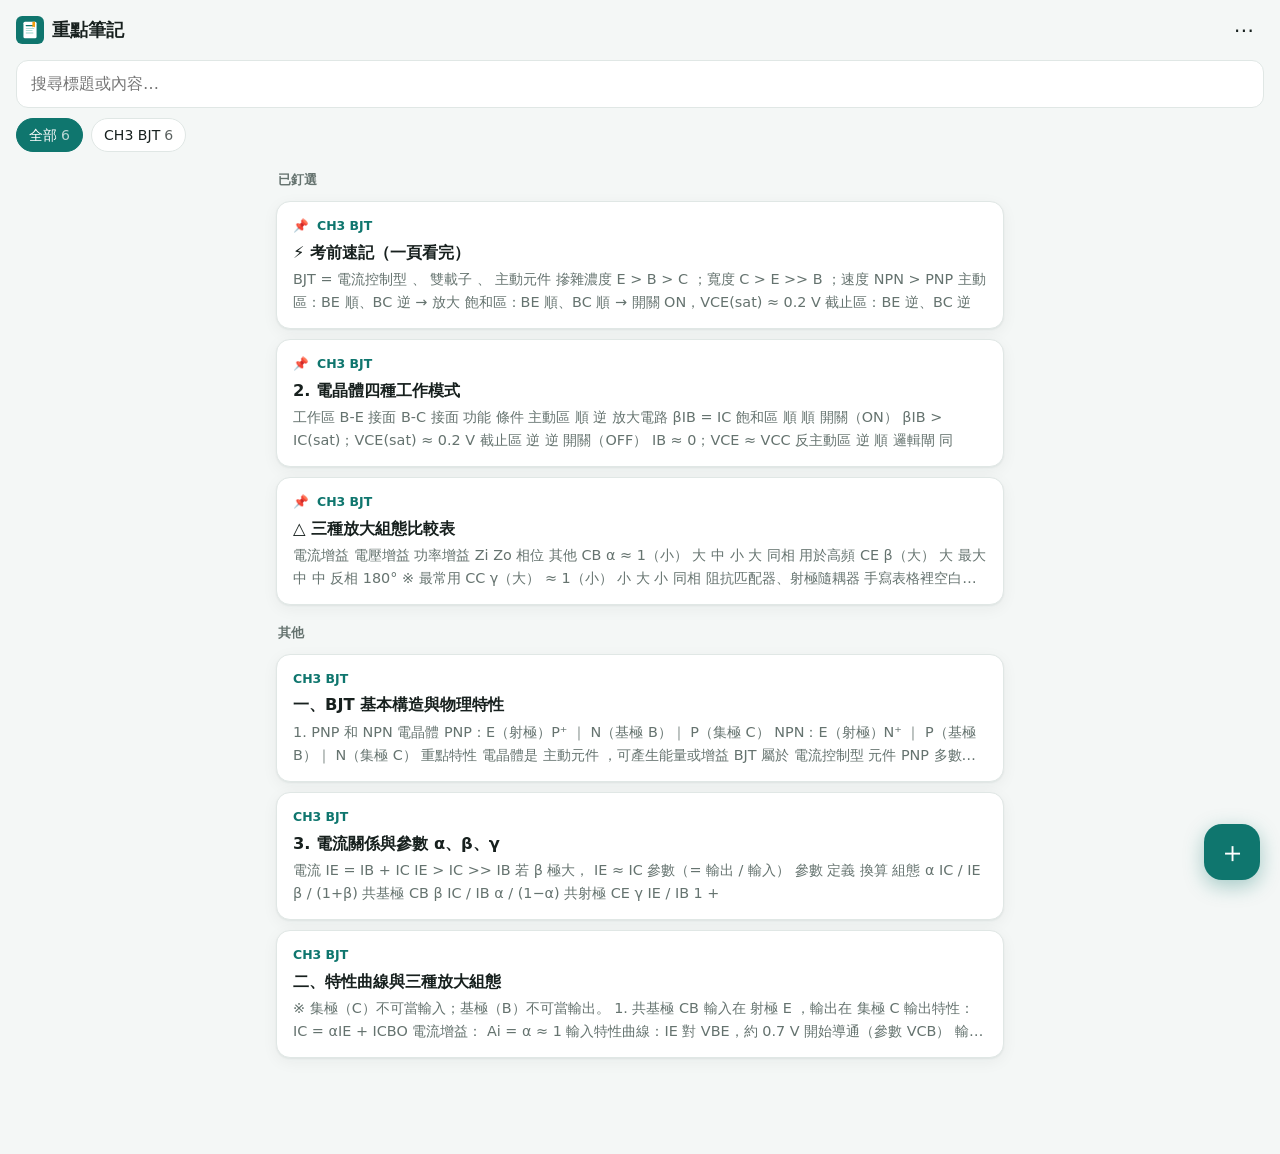
<file: notes/index.html>
<!doctype html>
<html lang="zh-Hant">
<head>
  <meta charset="utf-8">
  <meta name="viewport" content="width=device-width, initial-scale=1, viewport-fit=cover">
  <meta name="theme-color" content="#0f766e">
  <meta name="apple-mobile-web-app-capable" content="yes">
  <meta name="apple-mobile-web-app-title" content="重點筆記">
  <title>重點筆記</title>
  <link rel="manifest" href="manifest.webmanifest">
  <link rel="icon" href="icon.svg" type="image/svg+xml">
  <link rel="apple-touch-icon" href="icon.svg">
  <link rel="stylesheet" href="style.css">
</head>
<body>
  <header class="topbar">
    <div class="brand"><img src="icon.svg" alt="" width="28" height="28"><span>重點筆記</span></div>
    <div class="top-actions">
      <button class="icon-btn" id="menuBtn" aria-label="更多" aria-haspopup="true">⋯</button>
      <div class="menu" id="menu" hidden>
        <button data-act="export">匯出備份（JSON）</button>
        <button data-act="import">匯入備份</button>
        <button data-act="reset-seed">還原內建筆記</button>
      </div>
    </div>
  </header>

  <div class="toolbar">
    <input id="search" type="search" placeholder="搜尋標題或內容…" autocomplete="off">
    <div class="chips" id="chips" role="tablist" aria-label="分類"></div>
  </div>

  <main id="list" class="list" aria-live="polite"></main>

  <button class="fab" id="addBtn" aria-label="新增筆記">＋</button>

  <!-- 檢視 / 編輯 -->
  <dialog id="viewer" class="sheet">
    <div class="sheet-head">
      <button class="icon-btn" data-close aria-label="關閉">←</button>
      <span class="sheet-cat" id="vCat"></span>
      <div class="sheet-actions">
        <button class="icon-btn" id="vPin" aria-label="釘選">☆</button>
        <button class="icon-btn" id="vEdit" aria-label="編輯">✎</button>
      </div>
    </div>
    <h1 id="vTitle"></h1>
    <p class="meta" id="vMeta"></p>
    <article class="md" id="vBody"></article>
  </dialog>

  <dialog id="editor" class="sheet">
    <form id="editForm" method="dialog">
      <div class="sheet-head">
        <button type="button" class="icon-btn" data-close aria-label="取消">✕</button>
        <span class="sheet-cat" id="eHeading">新增筆記</span>
        <button type="submit" class="save-btn">儲存</button>
      </div>
      <label class="field">標題<input name="title" required maxlength="120"></label>
      <label class="field">分類
        <input name="cat" list="catList" required maxlength="20" placeholder="例如：韌體、待辦">
        <datalist id="catList"></datalist>
      </label>
      <label class="field grow">內容
        <textarea name="body" rows="14" placeholder="支援簡單格式：&#10;# 小標題&#10;- 項目&#10;- [ ] 待辦（可勾選）&#10;**粗體**、`程式碼`、網址自動變連結&#10;| 表 | 格 |"></textarea>
      </label>
      <button type="button" class="danger-btn" id="eDelete" hidden>刪除這則筆記</button>
    </form>
  </dialog>

  <input type="file" id="importFile" accept=".json,application/json" hidden>
  <div class="toast" id="toast" role="status" hidden></div>

  <script src="seed.js"></script>
  <script src="app.js"></script>
</body>
</html>
</file>
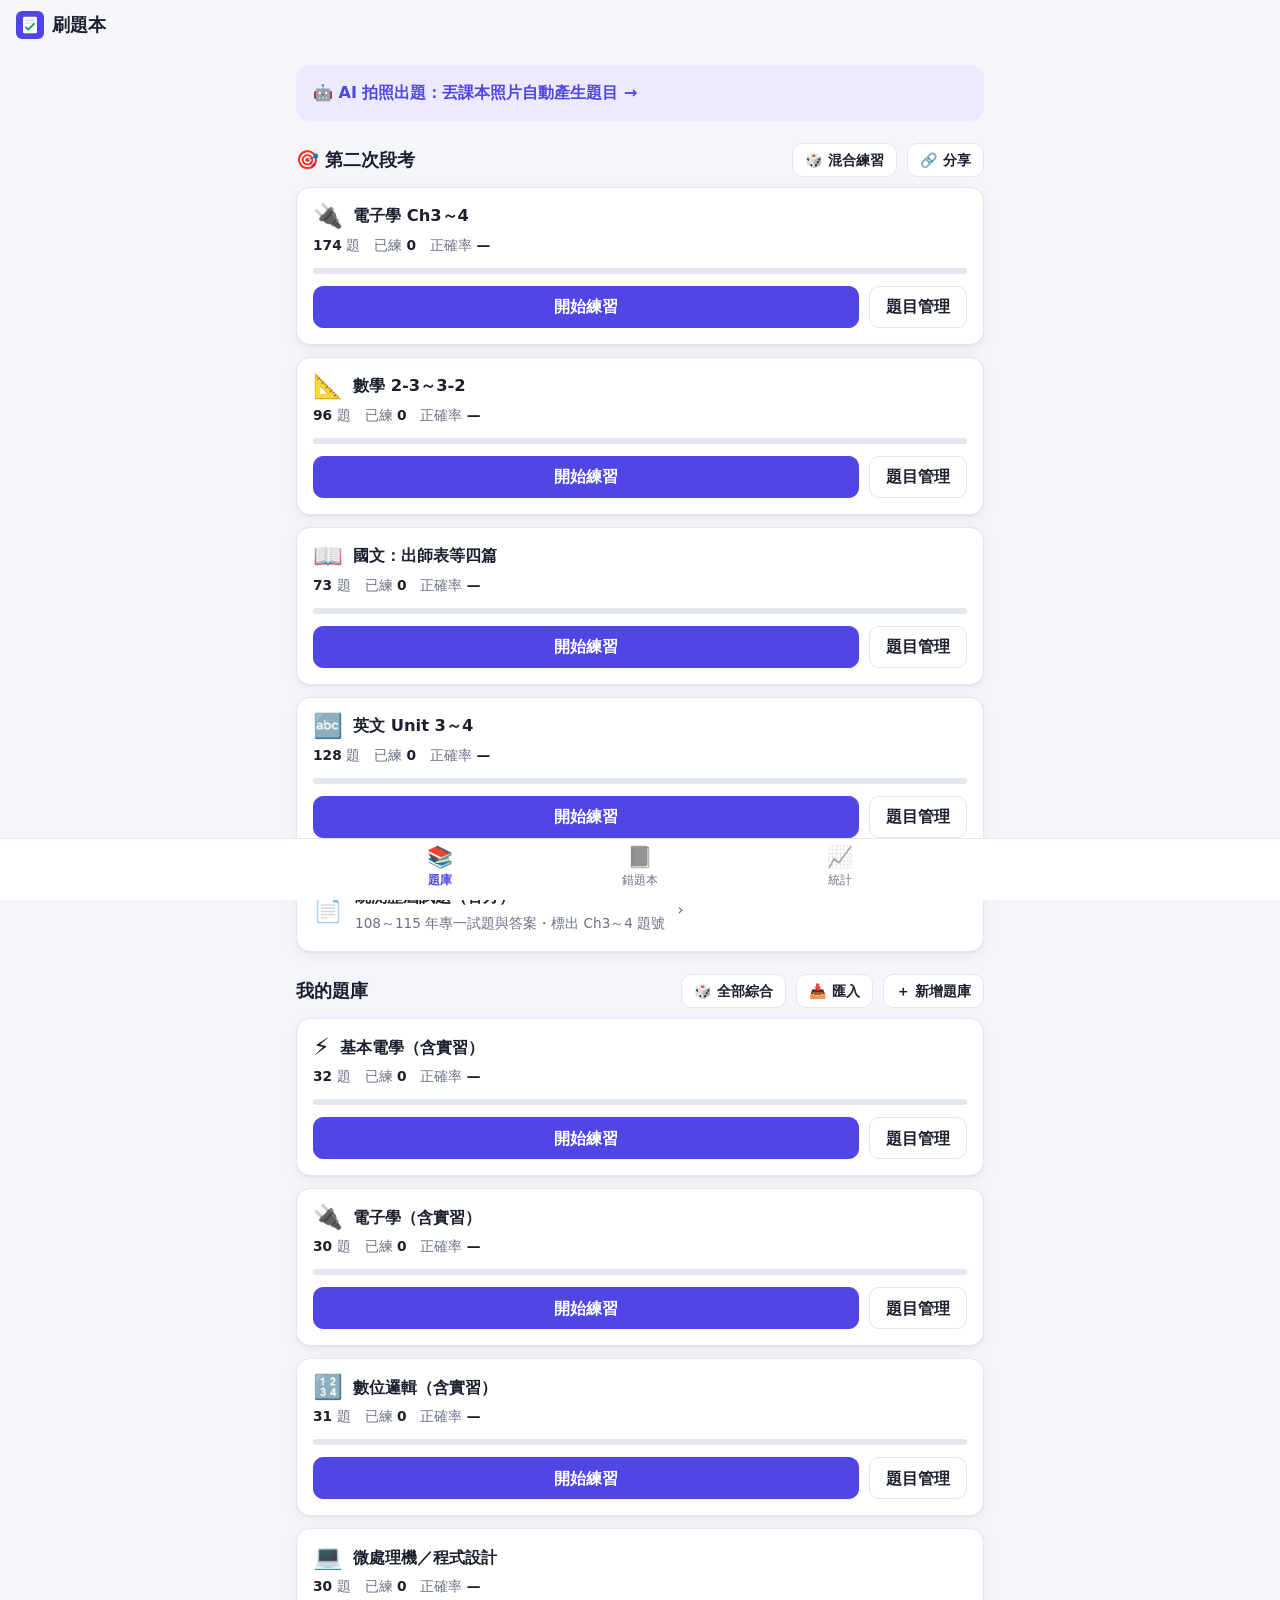
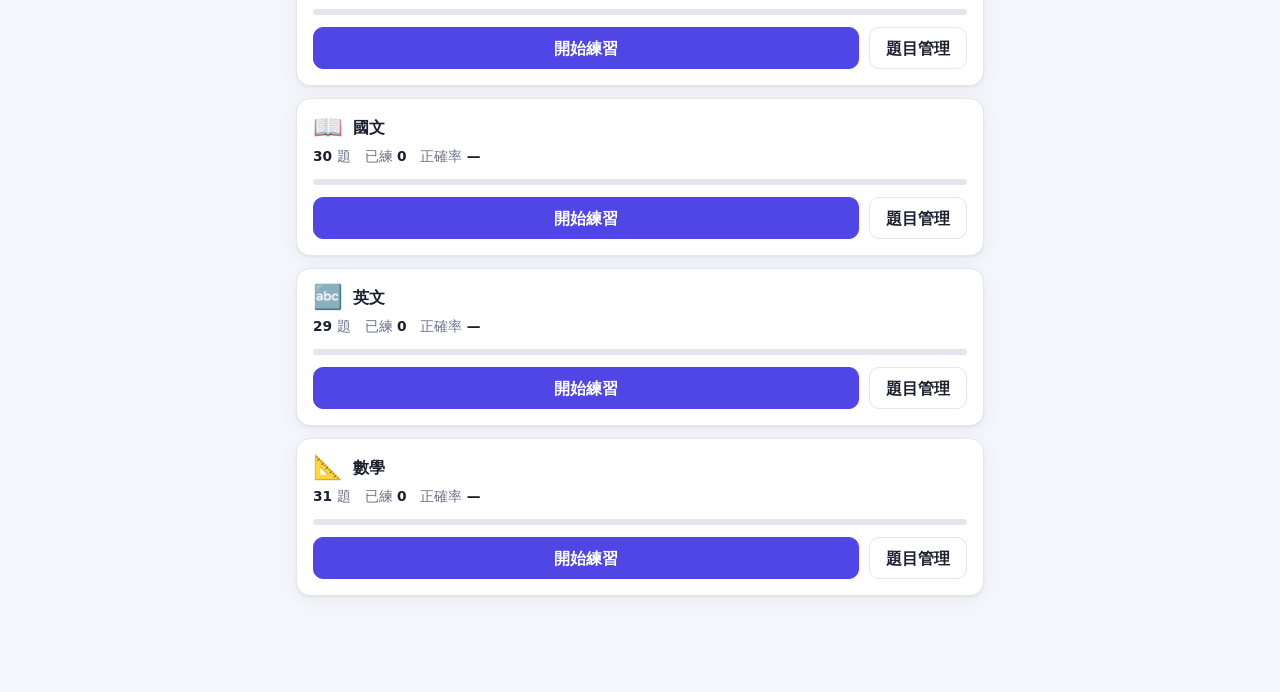
<file: study/index.html>
<!doctype html>
<html lang="zh-Hant">
<head>
  <meta charset="utf-8">
  <meta name="viewport" content="width=device-width, initial-scale=1, viewport-fit=cover">
  <meta name="theme-color" content="#4f46e5">
  <meta name="apple-mobile-web-app-capable" content="yes">
  <meta name="apple-mobile-web-app-title" content="刷題本">
  <title>刷題本｜測驗題庫</title>
  <link rel="manifest" href="manifest.webmanifest">
  <link rel="icon" href="icon.svg" type="image/svg+xml">
  <link rel="apple-touch-icon" href="icon.svg">
  <link rel="stylesheet" href="style.css">
</head>
<body>
  <header class="topbar">
    <button class="brand" data-nav="home" aria-label="回題庫">
      <img src="icon.svg" alt="" width="28" height="28">
      <span>刷題本</span>
    </button>
  </header>

  <input type="file" id="importFile" accept=".txt,.md,.json,text/plain" multiple hidden>
  <main id="app" tabindex="-1"></main>

  <nav class="tabbar" aria-label="主選單">
    <button data-nav="home"><span class="ico">📚</span>題庫</button>
    <button data-nav="wrong"><span class="ico">📕</span>錯題本<b class="badge" id="wrongBadge" hidden></b></button>
    <button data-nav="stats"><span class="ico">📈</span>統計</button>
  </nav>

  <script src="banks.js"></script>
  <script src="app.js"></script>
  <script src="./ai.js"></script>
  <script src="./share.js"></script>
</body>
</html>
</file>
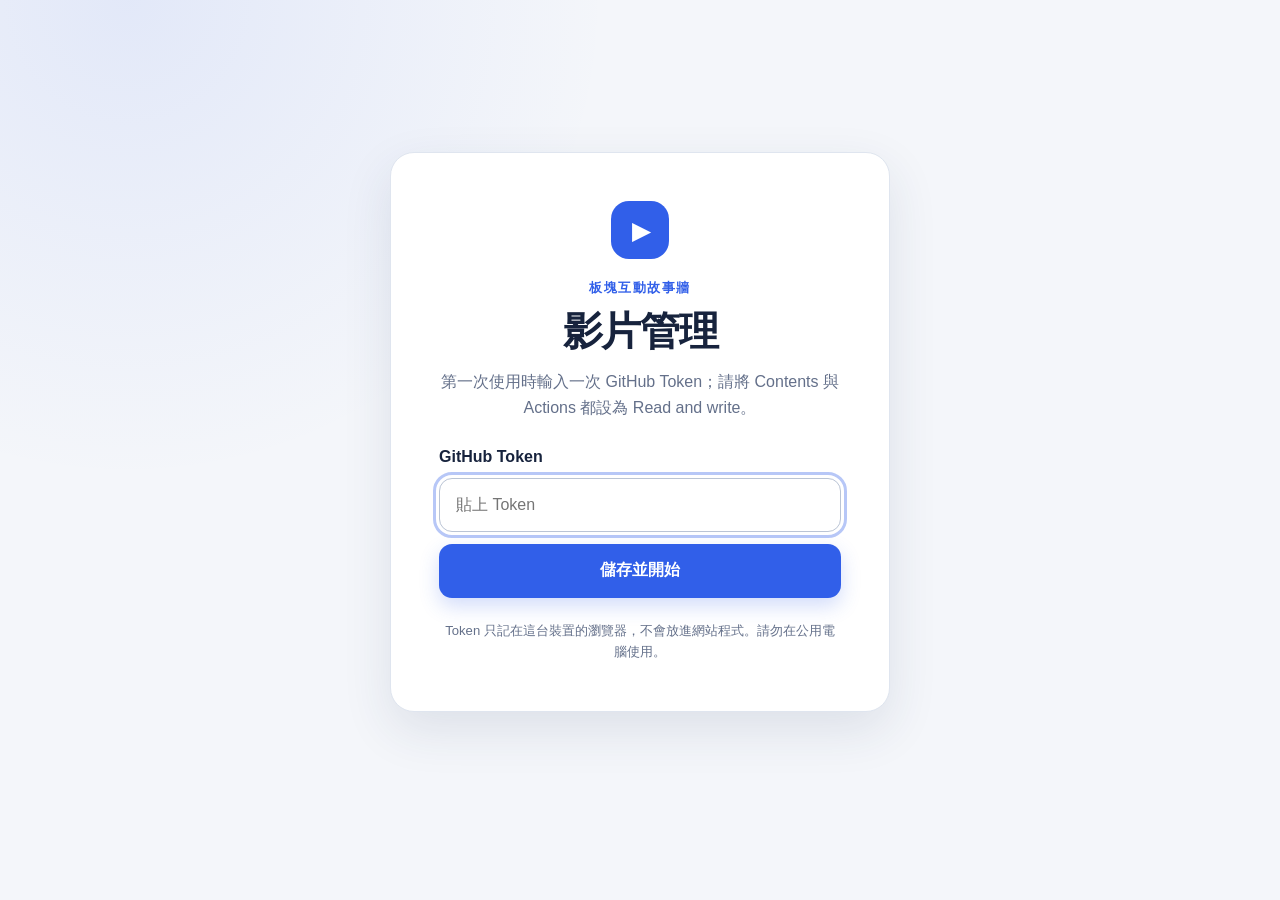
<file: admin.html>
<!doctype html>
<html lang="zh-Hant">
  <head>
    <meta charset="utf-8">
    <meta name="viewport" content="width=device-width, initial-scale=1, viewport-fit=cover">
    <meta name="robots" content="noindex, nofollow">
    <meta name="referrer" content="no-referrer">
    <meta http-equiv="Content-Security-Policy" content="default-src 'self'; connect-src 'self' https://api.github.com; img-src 'self' data: blob: https://raw.githubusercontent.com; media-src 'self' blob: https://raw.githubusercontent.com; style-src 'self'; script-src 'self'; base-uri 'none'; form-action 'none'">
    <title>更新展示影片</title>
    <link rel="icon" href="data:,">
    <link rel="stylesheet" href="admin.css?v=5">
    <script src="admin.js?v=6" defer></script>
  </head>
  <body>
    <div class="page-shell">
      <section id="bootScreen" class="center-card" aria-live="polite">
        <div class="spinner" aria-hidden="true"></div>
        <p>正在開啟影片管理…</p>
      </section>

      <section id="tokenScreen" class="center-card" hidden>
        <div class="brand-mark" aria-hidden="true">▶</div>
        <p class="eyebrow">板塊互動故事牆</p>
        <h1>影片管理</h1>
        <p class="lead">第一次使用時輸入一次 GitHub Token；請將 Contents 與 Actions 都設為 Read and write。</p>

        <form id="tokenForm" class="token-form">
          <label for="tokenInput">GitHub Token</label>
          <input
            id="tokenInput"
            name="token"
            type="password"
            autocomplete="off"
            autocapitalize="none"
            spellcheck="false"
            placeholder="貼上 Token"
            required
          >
          <button id="saveTokenButton" class="primary-button" type="submit">儲存並開始</button>
        </form>

        <p id="tokenMessage" class="message" role="alert" hidden></p>
        <p class="privacy-note">Token 只記在這台裝置的瀏覽器，不會放進網站程式。請勿在公用電腦使用。</p>
      </section>

      <main id="managerScreen" class="manager" hidden>
        <header class="topbar">
          <div>
            <p class="eyebrow">板塊互動故事牆</p>
            <h1>更新展示影片</h1>
          </div>
          <button id="changeTokenButton" class="text-button" type="button">更換 Token</button>
        </header>

        <p class="intro">選好要更換的編號，再選擇新影片。網站會自動轉成適合 iPad 的格式。</p>

        <section class="step-card" aria-labelledby="choose-node-title">
          <div class="step-heading">
            <span class="step-number" aria-hidden="true">1</span>
            <div>
              <h2 id="choose-node-title">選擇要換第幾個影片</h2>
              <p>影片編號會對應牆上的板塊，最多 8 個。</p>
            </div>
          </div>

          <fieldset class="node-picker">
            <legend class="visually-hidden">選擇影片編號</legend>
            <input id="node1" type="radio" name="node" value="1" checked>
            <label for="node1"><span>1</span>影片 1</label>
            <input id="node2" type="radio" name="node" value="2">
            <label for="node2"><span>2</span>影片 2</label>
            <input id="node3" type="radio" name="node" value="3">
            <label for="node3"><span>3</span>影片 3</label>
            <input id="node4" type="radio" name="node" value="4">
            <label for="node4"><span>4</span>影片 4</label>
            <input id="node5" type="radio" name="node" value="5">
            <label for="node5"><span>5</span>影片 5</label>
            <input id="node6" type="radio" name="node" value="6">
            <label for="node6"><span>6</span>影片 6</label>
            <input id="node7" type="radio" name="node" value="7">
            <label for="node7"><span>7</span>影片 7</label>
            <input id="node8" type="radio" name="node" value="8">
            <label for="node8"><span>8</span>影片 8</label>
          </fieldset>

          <div class="current-video">
            <div class="section-label-row">
              <p>目前的影片 <strong id="currentNodeLabel">1</strong></p>
              <span id="currentVideoInfo" class="file-info">讀取中…</span>
            </div>
            <video id="currentVideo" controls playsinline preload="metadata"></video>
            <p id="currentVideoMissing" class="empty-message" hidden>這個位置目前沒有影片，可以直接上傳。</p>
          </div>
        </section>

        <section class="step-card" aria-labelledby="choose-file-title">
          <div class="step-heading">
            <span class="step-number" aria-hidden="true">2</span>
            <div>
              <h2 id="choose-file-title">選擇新的影片</h2>
              <p>MP4、MOV、MKV、AVI、WebM 都可以，選完不會立刻上傳。</p>
            </div>
          </div>

          <div class="conversion-note">
            <strong>自動轉檔</strong>
            <span>GitHub 會把影片轉成 H.264 + AAC MP4，並自動壓縮到可發布的大小。</span>
          </div>

          <input id="videoFileInput" class="file-input" type="file" accept="video/*,.mkv,.avi,.mov,.m4v,.webm">
          <label class="file-button" for="videoFileInput">選擇影片</label>
          <p id="selectedFileName" class="selected-file">尚未選擇影片</p>

          <div id="newVideoPanel" class="new-video" hidden>
            <p>新影片預覽</p>
            <video id="newVideo" controls playsinline preload="metadata"></video>
            <p id="newVideoHint" class="preview-hint">如果這個格式無法預覽，仍然可以上傳並自動轉檔。</p>
          </div>
        </section>

        <section class="step-card upload-step" aria-labelledby="upload-title">
          <div class="step-heading">
            <span class="step-number" aria-hidden="true">3</span>
            <div>
              <h2 id="upload-title">上傳並自動轉檔</h2>
              <p id="uploadSummary">轉檔完成後會替換「影片 1」。</p>
            </div>
          </div>

          <button id="uploadButton" class="primary-button upload-button" type="button" disabled>
            上傳並自動轉檔影片 1
          </button>
          <div id="jobProgress" class="job-progress" hidden>
            <div
              id="progressTrack"
              class="progress-track"
              role="progressbar"
              aria-label="影片處理進度"
              aria-valuemin="0"
              aria-valuemax="100"
              aria-valuenow="0"
            >
              <span id="progressBar"></span>
            </div>
            <p id="progressText">準備中…</p>
          </div>
          <p id="uploadMessage" class="message" role="status" aria-live="polite" hidden></p>
        </section>

        <section class="step-card" aria-labelledby="idle-image-title">
          <div class="step-heading">
            <span class="step-number" aria-hidden="true">4</span>
            <div>
              <h2 id="idle-image-title">更換待機背景圖</h2>
              <p>沒有板塊放上去時，牆上顯示的那張圖。</p>
            </div>
          </div>

          <div class="current-video">
            <div class="section-label-row">
              <p>目前的背景圖</p>
              <span id="currentIdleImageInfo" class="file-info">讀取中…</span>
            </div>
            <img id="currentIdleImage" alt="目前的待機背景圖" hidden>
            <p id="currentIdleImageMissing" class="empty-message" hidden>目前沒有背景圖，可以直接上傳。</p>
          </div>

          <div class="conversion-note">
            <strong>自動處理</strong>
            <span>圖片會在這台裝置上縮到最大 2560×1440 並轉成 JPEG，不用等 GitHub 轉檔。</span>
          </div>

          <input id="imageFileInput" class="file-input" type="file" accept="image/*">
          <label class="file-button" for="imageFileInput">選擇圖片</label>
          <p id="selectedImageName" class="selected-file">尚未選擇圖片</p>

          <div id="newImagePanel" class="new-video" hidden>
            <p>新背景圖預覽</p>
            <img id="newImage" alt="新背景圖預覽">
            <p id="newImageHint" class="preview-hint">圖片會自動縮小並轉成 JPEG；按下方按鈕後才會上傳。</p>
          </div>

          <button id="uploadImageButton" class="primary-button upload-button" type="button" disabled>
            上傳並更換背景圖
          </button>
          <p id="imageMessage" class="message" role="status" aria-live="polite" hidden></p>
        </section>

        <p class="footer-note">上傳後可以關閉此頁；GitHub 會繼續轉檔。完成後，牆內 iPad 最晚約 5 分鐘會取得新影片。</p>
      </main>
    </div>

    <noscript>此管理頁需要啟用 JavaScript。</noscript>
  </body>
</html>
</file>
<file: notes/style.css>
:root {
  --bg: #f4f7f6;
  --card: #ffffff;
  --text: #17201e;
  --muted: #65736f;
  --line: #e0e7e5;
  --primary: #0f766e;
  --primary-soft: #e0f2ef;
  --bad: #dc2626;
  --code: #eef2f1;
  --radius: 14px;
  --shadow: 0 1px 2px rgb(10 40 35 / 6%), 0 4px 16px rgb(10 40 35 / 5%);
  color-scheme: light dark;
}

@media (prefers-color-scheme: dark) {
  :root {
    --bg: #101615;
    --card: #19211f;
    --text: #e6eeec;
    --muted: #93a39f;
    --line: #2a3533;
    --primary: #2dd4bf;
    --primary-soft: #133430;
    --bad: #f87171;
    --code: #222c2a;
    --shadow: none;
  }
}

* { box-sizing: border-box; }

body {
  margin: 0;
  font-family: system-ui, -apple-system, "PingFang TC", "Noto Sans TC", "Microsoft JhengHei", sans-serif;
  background: var(--bg);
  color: var(--text);
  line-height: 1.6;
  -webkit-tap-highlight-color: transparent;
}

button, input, textarea { font: inherit; color: inherit; }
button { cursor: pointer; }

.topbar {
  position: sticky; top: 0; z-index: 5;
  display: flex; align-items: center; justify-content: space-between;
  padding: calc(env(safe-area-inset-top) + 10px) 16px 6px;
  background: var(--bg);
}
.brand { display: flex; align-items: center; gap: 8px; font-weight: 700; font-size: 1.1rem; }
.top-actions { position: relative; }

.icon-btn {
  width: 40px; height: 40px; border: 0; border-radius: 10px;
  background: none; font-size: 1.25rem; line-height: 1;
}
.icon-btn:hover { background: var(--primary-soft); }

.menu {
  position: absolute; right: 0; top: 44px; z-index: 10;
  display: grid; min-width: 180px; padding: 6px;
  background: var(--card); border: 1px solid var(--line); border-radius: 12px;
  box-shadow: 0 8px 28px rgb(0 0 0 / 14%);
}
.menu[hidden], .toast[hidden] { display: none; }
.menu button { padding: 10px 12px; border: 0; background: none; text-align: left; border-radius: 8px; }
.menu button:hover { background: var(--primary-soft); }

.toolbar {
  position: sticky; top: calc(env(safe-area-inset-top) + 52px); z-index: 4;
  padding: 4px 16px 10px; background: var(--bg);
}
#search {
  width: 100%; padding: 10px 14px; border: 1px solid var(--line); border-radius: 12px;
  background: var(--card); outline: none;
}
#search:focus { border-color: var(--primary); }

.chips { display: flex; gap: 8px; margin-top: 10px; overflow-x: auto; scrollbar-width: none; }
.chips::-webkit-scrollbar { display: none; }
.chip {
  flex: none; padding: 5px 12px; border: 1px solid var(--line); border-radius: 999px;
  background: var(--card); font-size: 0.88rem; white-space: nowrap;
}
.chip[aria-selected="true"] { background: var(--primary); border-color: var(--primary); color: #fff; }
@media (prefers-color-scheme: dark) { .chip[aria-selected="true"] { color: #062a26; } }
.chip b { font-weight: 500; opacity: 0.7; margin-left: 4px; }

.list {
  display: grid; grid-template-columns: minmax(0, 1fr); gap: 10px; max-width: 760px; margin: 0 auto;
  padding: 0 16px calc(env(safe-area-inset-bottom) + 96px);
}
.section-label { margin: 8px 2px 0; font-size: 0.8rem; color: var(--muted); font-weight: 600; }

.card {
  display: block; width: 100%; min-width: 0; padding: 14px 16px; text-align: left; overflow-wrap: anywhere;
  border: 1px solid var(--line); border-radius: var(--radius);
  background: var(--card); box-shadow: var(--shadow);
}
.card:hover { border-color: var(--primary); }
.card-top { display: flex; align-items: center; gap: 8px; font-size: 0.78rem; color: var(--muted); }
.card-cat { color: var(--primary); font-weight: 600; }
.card-progress { margin-left: auto; }
.card h2 { margin: 4px 0 2px; font-size: 1.02rem; }
.card p {
  margin: 0; color: var(--muted); font-size: 0.9rem;
  display: -webkit-box; -webkit-line-clamp: 2; -webkit-box-orient: vertical; overflow: hidden;
}
.empty { text-align: center; color: var(--muted); padding: 48px 0; }

.fab {
  position: fixed; right: 20px; bottom: calc(env(safe-area-inset-bottom) + 20px); z-index: 6;
  width: 56px; height: 56px; border: 0; border-radius: 18px;
  background: var(--primary); color: #fff; font-size: 1.8rem; line-height: 1;
  box-shadow: 0 6px 20px rgb(15 118 110 / 35%);
}
@media (prefers-color-scheme: dark) { .fab { color: #062a26; } }

/* 全螢幕檢視 / 編輯 */
.sheet {
  width: 100%; max-width: 760px; height: 100%; max-height: 100%; margin: 0 auto;
  padding: calc(env(safe-area-inset-top) + 8px) 18px calc(env(safe-area-inset-bottom) + 24px);
  border: 0; background: var(--bg); color: var(--text); overflow-y: auto;
}
.sheet::backdrop { background: rgb(0 0 0 / 35%); }
@media (min-width: 800px) {
  .sheet { height: auto; max-height: 92vh; margin-top: 4vh; border-radius: 18px; }
}
.sheet-head {
  position: sticky; top: -8px; z-index: 2;
  display: flex; align-items: center; gap: 8px; padding: 6px 0; background: var(--bg);
}
.sheet-cat { flex: 1; color: var(--primary); font-weight: 600; font-size: 0.9rem; }
.sheet-actions { display: flex; gap: 4px; }
.sheet h1 { margin: 8px 0 0; font-size: 1.4rem; line-height: 1.35; }
.meta { margin: 4px 0 16px; color: var(--muted); font-size: 0.8rem; }

.save-btn {
  padding: 8px 18px; border: 0; border-radius: 10px;
  background: var(--primary); color: #fff; font-weight: 600;
}
@media (prefers-color-scheme: dark) { .save-btn { color: #062a26; } }

.field { display: grid; gap: 6px; margin-top: 14px; font-size: 0.85rem; color: var(--muted); font-weight: 600; }
.field input, .field textarea {
  width: 100%; padding: 10px 12px; border: 1px solid var(--line); border-radius: 10px;
  background: var(--card); color: var(--text); font-weight: 400; font-size: 1rem; outline: none;
}
.field textarea { resize: vertical; min-height: 280px; line-height: 1.55; font-family: ui-monospace, "Cascadia Mono", Consolas, "Microsoft JhengHei", monospace; font-size: 0.92rem; }
.field input:focus, .field textarea:focus { border-color: var(--primary); }

.danger-btn {
  width: 100%; margin-top: 18px; padding: 11px; border: 1px solid var(--bad); border-radius: 10px;
  background: none; color: var(--bad); font-weight: 600;
}

/* 筆記內容排版 */
.md { font-size: 0.98rem; overflow-wrap: anywhere; }
.md h3 { margin: 20px 0 6px; font-size: 1.02rem; }
.md p { margin: 8px 0; }
.md ul, .md ol { margin: 6px 0; padding-left: 1.4em; }
.md li { margin: 3px 0; }
.md li.task { list-style: none; margin-left: -1.4em; }
.md li.task label { display: flex; gap: 10px; align-items: flex-start; cursor: pointer; }
.md li.task input { width: 18px; height: 18px; margin-top: 3px; flex: none; accent-color: var(--primary); }
.md li.task.done span { color: var(--muted); text-decoration: line-through; }
.md code { padding: 1px 6px; border-radius: 6px; background: var(--code); font-size: 0.88em; font-family: ui-monospace, Consolas, monospace; }
.md pre { padding: 12px; border-radius: 10px; background: var(--code); overflow-x: auto; }
.md pre code { padding: 0; background: none; }
.md a { color: var(--primary); }
.md .table-wrap { overflow-x: auto; margin: 10px 0; }
.md table { border-collapse: collapse; min-width: 100%; font-size: 0.9rem; }
.md figure { margin: 12px 0 16px; }
.md figure a { display: block; overflow: hidden; border: 1px solid var(--line); border-radius: 12px; background: #fff; }
.md figure img { display: block; width: 100%; height: auto; }
.md figcaption { margin-top: 6px; color: var(--muted); font-size: 0.82rem; text-align: center; }
.md table { overflow-wrap: normal; word-break: keep-all; }
.md th { white-space: nowrap; }
.md td { min-width: 4.5em; }
.md th, .md td { padding: 7px 10px; border: 1px solid var(--line); text-align: left; vertical-align: top; }
.md th { background: var(--primary-soft); }

.toast {
  position: fixed; left: 50%; bottom: calc(env(safe-area-inset-bottom) + 92px); z-index: 20;
  transform: translateX(-50%); padding: 9px 16px; border-radius: 999px;
  background: #17201e; color: #fff; font-size: 0.9rem; white-space: nowrap;
}
</file>
<file: study/style.css>
:root {
  --bg: #f5f6fb;
  --card: #ffffff;
  --text: #1c1f2e;
  --muted: #6b7086;
  --line: #e3e5ef;
  --primary: #4f46e5;
  --primary-soft: #eceafe;
  --ok: #16a34a;
  --ok-soft: #e6f7ec;
  --bad: #dc2626;
  --bad-soft: #fdecec;
  --warn-soft: #fff6e0;
  --radius: 14px;
  --shadow: 0 1px 2px rgb(20 20 50 / 6%), 0 4px 16px rgb(20 20 50 / 5%);
  color-scheme: light dark;
}

@media (prefers-color-scheme: dark) {
  :root {
    --bg: #12131a;
    --card: #1d1f2a;
    --text: #e9eaf2;
    --muted: #9a9fb5;
    --line: #2d3040;
    --primary: #8b85ff;
    --primary-soft: #2a2850;
    --ok: #4ade80;
    --ok-soft: #173326;
    --bad: #f87171;
    --bad-soft: #3a1c1f;
    --warn-soft: #3a3016;
    --shadow: none;
  }
}

* { box-sizing: border-box; }

body {
  margin: 0;
  font-family: system-ui, -apple-system, "PingFang TC", "Noto Sans TC", "Microsoft JhengHei", sans-serif;
  background: var(--bg);
  color: var(--text);
  line-height: 1.6;
  -webkit-tap-highlight-color: transparent;
}

button, input, select, textarea { font: inherit; color: inherit; }
button { cursor: pointer; }

.topbar {
  position: sticky; top: 0; z-index: 5;
  display: flex; align-items: center; justify-content: space-between;
  padding: calc(env(safe-area-inset-top) + 10px) 16px 10px;
  background: color-mix(in srgb, var(--bg) 88%, transparent);
  backdrop-filter: blur(10px);
}
.brand {
  display: flex; align-items: center; gap: 8px;
  border: 0; background: none; padding: 0;
  font-weight: 700; font-size: 1.15rem;
}

main {
  max-width: 720px; margin: 0 auto;
  padding: 4px 16px calc(96px + env(safe-area-inset-bottom));
  outline: none;
}

.tabbar {
  position: fixed; left: 0; right: 0; bottom: 0; z-index: 5;
  display: flex; justify-content: center;
  background: var(--card);
  border-top: 1px solid var(--line);
  padding-bottom: env(safe-area-inset-bottom);
}
.tabbar button {
  position: relative;
  flex: 1; max-width: 200px;
  display: flex; flex-direction: column; align-items: center;
  gap: 2px; padding: 8px 0 10px;
  border: 0; background: none;
  font-size: .78rem; color: var(--muted);
}
.tabbar .ico { font-size: 1.3rem; line-height: 1; filter: grayscale(1); opacity: .7; }
.tabbar button.active { color: var(--primary); font-weight: 600; }
.tabbar button.active .ico { filter: none; opacity: 1; }
.badge {
  position: absolute; top: 4px; left: calc(50% + 8px);
  min-width: 18px; padding: 0 5px;
  border-radius: 9px; background: var(--bad); color: #fff;
  font-size: .68rem; line-height: 18px; font-weight: 700;
}
body.in-quiz .tabbar { display: none; }

h1, h2, h3 { line-height: 1.3; margin: 0; }
h1 { font-size: 1.5rem; }
h2 { font-size: 1.15rem; }
h3 { font-size: 1.02rem; }
.muted { color: var(--muted); }
.small { font-size: .85rem; }

.section-head {
  display: flex; align-items: center; justify-content: space-between; gap: 12px;
  margin: 22px 0 10px;
}

.card {
  background: var(--card);
  border: 1px solid var(--line);
  border-radius: var(--radius);
  box-shadow: var(--shadow);
  padding: 16px;
}
.stack > * + * { margin-top: 12px; }

.btn {
  display: inline-flex; align-items: center; justify-content: center; gap: 6px;
  min-height: 42px; padding: 0 16px;
  border-radius: 10px; border: 1px solid var(--line);
  background: var(--card); font-weight: 600;
  transition: transform .08s, background .15s;
}
.btn:active { transform: scale(.97); }
.btn.primary { background: var(--primary); border-color: var(--primary); color: #fff; }
.btn.danger { color: var(--bad); }
.btn.ghost { border-color: transparent; background: transparent; }
.btn.small { min-height: 34px; padding: 0 12px; font-size: .88rem; }
.btn.block { width: 100%; }
.btn:disabled { opacity: .45; cursor: not-allowed; }
.row { display: flex; gap: 10px; flex-wrap: wrap; align-items: center; }
.row.end { justify-content: flex-end; }
.row > .grow { flex: 1; }

.banner {
  display: block; width: 100%; text-align: left;
  margin-top: 12px; padding: 14px 16px;
  border: 1px solid color-mix(in srgb, var(--bad) 30%, transparent);
  border-radius: var(--radius);
  background: var(--bad-soft); color: var(--bad); font-weight: 600;
}

.bank-list { display: grid; gap: 12px; }
.bank-card .meta { display: flex; flex-wrap: wrap; gap: 6px 14px; margin: 6px 0 12px; font-size: .86rem; color: var(--muted); }
.bank-card .meta b { color: var(--text); }
.meter { height: 6px; border-radius: 3px; background: var(--line); overflow: hidden; margin-bottom: 12px; }
.meter > i { display: block; height: 100%; background: var(--primary); border-radius: 3px; }

.empty { text-align: center; padding: 36px 16px; color: var(--muted); }
.empty .big { font-size: 2.4rem; }

/* 設定 */
.field { display: grid; gap: 6px; }
.field > label, .field > .label { font-weight: 600; font-size: .92rem; }
.seg { display: flex; flex-wrap: wrap; gap: 8px; }
.seg label {
  display: flex; align-items: center; gap: 6px;
  padding: 8px 12px; border: 1px solid var(--line); border-radius: 10px;
  background: var(--card); font-size: .92rem; cursor: pointer;
}
.seg input { accent-color: var(--primary); }
.seg label:has(input:checked) { border-color: var(--primary); background: var(--primary-soft); }
.seg label:has(input:disabled) { opacity: .45; cursor: not-allowed; }
.check { display: flex; align-items: center; gap: 8px; font-size: .95rem; }
.check input { width: 18px; height: 18px; accent-color: var(--primary); }

input[type="text"], select, textarea {
  width: 100%; padding: 10px 12px;
  border: 1px solid var(--line); border-radius: 10px;
  background: var(--bg);
}
textarea {
  min-height: 46vh; resize: vertical;
  font-family: ui-monospace, "Cascadia Mono", Consolas, "Noto Sans Mono CJK TC", monospace;
  font-size: .9rem; line-height: 1.55;
}
input:focus, select:focus, textarea:focus { outline: 2px solid var(--primary); outline-offset: -1px; }

.parse-ok { color: var(--ok); font-weight: 600; }
.parse-err { color: var(--bad); }
.parse-err ul { margin: 4px 0 0; padding-left: 20px; }

details.help { border: 1px dashed var(--line); border-radius: 10px; padding: 10px 14px; }
details.help summary { cursor: pointer; font-weight: 600; }
details.help pre {
  margin: 8px 0 0; padding: 10px; border-radius: 8px; background: var(--bg);
  overflow-x: auto; font-size: .85rem;
}

/* 測驗 */
.quiz-head { display: flex; align-items: center; gap: 12px; margin: 6px 0 14px; }
.progress { flex: 1; height: 8px; border-radius: 4px; background: var(--line); overflow: hidden; }
.progress > i { display: block; height: 100%; background: var(--primary); transition: width .25s; }
.tag {
  display: inline-block; padding: 2px 10px; border-radius: 999px;
  background: var(--primary-soft); color: var(--primary);
  font-size: .78rem; font-weight: 600;
}
.question { font-size: 1.2rem; font-weight: 600; margin: 10px 0 12px; white-space: pre-wrap; word-break: break-word; }
.options { display: grid; gap: 10px; }
.options.tf { grid-template-columns: 1fr 1fr; }
.opt {
  display: flex; align-items: flex-start; gap: 12px; text-align: left;
  width: 100%; padding: 14px 16px;
  border: 2px solid var(--line); border-radius: 12px; background: var(--card);
  font-size: 1rem; transition: border-color .15s, background .15s;
}
.opt:not(:disabled):hover { border-color: var(--primary); }
.opt .key {
  flex: none; display: grid; place-items: center;
  width: 28px; height: 28px; border-radius: 8px;
  background: var(--bg); font-weight: 700; font-size: .88rem;
}
.options.tf .opt { justify-content: center; align-items: center; font-size: 1.15rem; font-weight: 700; padding: 22px 12px; }
.opt:disabled { cursor: default; }
.opt.correct { border-color: var(--ok); background: var(--ok-soft); }
.opt.correct .key { background: var(--ok); color: #fff; }
.opt.wrong { border-color: var(--bad); background: var(--bad-soft); }
.opt.wrong .key { background: var(--bad); color: #fff; }
.opt.dim { opacity: .55; }

.feedback { margin-top: 16px; padding: 14px 16px; border-radius: 12px; animation: pop .2s ease-out; }
.feedback.ok { background: var(--ok-soft); }
.feedback.bad { background: var(--bad-soft); }
.feedback .title { font-weight: 700; font-size: 1.05rem; }
.feedback.ok .title { color: var(--ok); }
.feedback.bad .title { color: var(--bad); }
.feedback .explain { margin-top: 6px; white-space: pre-wrap; }
@keyframes pop { from { transform: translateY(6px); opacity: 0; } }

.next-bar { position: sticky; bottom: calc(12px + env(safe-area-inset-bottom)); margin-top: 16px; }
.kbd-hint { margin-top: 10px; text-align: center; font-size: .78rem; color: var(--muted); }
@media (hover: none) { .kbd-hint { display: none; } }

/* 結果 */
.score {
  display: grid; place-items: center; margin: 10px auto 6px;
  width: 150px; height: 150px; border-radius: 50%;
  background: conic-gradient(var(--primary) calc(var(--p) * 1%), var(--line) 0);
}
.score > div {
  display: grid; place-items: center; width: 122px; height: 122px; border-radius: 50%;
  background: var(--card); text-align: center;
}
.score strong { font-size: 2.1rem; line-height: 1; }
.center { text-align: center; }

/* 錯題/統計清單 */
.qitem + .qitem { border-top: 1px solid var(--line); padding-top: 12px; }
.qitem .q { font-weight: 600; white-space: pre-wrap; word-break: break-word; }
.qitem .ans { margin-top: 4px; color: var(--ok); font-weight: 600; }
.qitem .yours { color: var(--bad); }
.qitem .explain { margin-top: 4px; font-size: .9rem; color: var(--muted); white-space: pre-wrap; }
.qitem .foot { display: flex; align-items: center; justify-content: space-between; gap: 8px; margin-top: 6px; font-size: .8rem; color: var(--muted); }

.stat-grid { display: grid; grid-template-columns: repeat(2, 1fr); gap: 10px; }
@media (min-width: 560px) { .stat-grid { grid-template-columns: repeat(4, 1fr); } }
.stat { padding: 14px; }
.stat .v { font-size: 1.5rem; font-weight: 700; }
.stat .k { font-size: .8rem; color: var(--muted); }

.bar-row { display: grid; grid-template-columns: minmax(90px, 30%) 1fr 48px; align-items: center; gap: 10px; font-size: .9rem; }
.bar-row + .bar-row { margin-top: 10px; }
.bar-row .name { overflow: hidden; text-overflow: ellipsis; white-space: nowrap; }
.bar-row .pct { text-align: right; font-variant-numeric: tabular-nums; }

.hist { width: 100%; border-collapse: collapse; font-size: .88rem; }
.hist td { padding: 8px 4px; border-top: 1px solid var(--line); }
.hist td:last-child { text-align: right; font-variant-numeric: tabular-nums; font-weight: 600; }

.toast {
  position: fixed; left: 50%; bottom: calc(84px + env(safe-area-inset-bottom)); z-index: 20;
  transform: translateX(-50%);
  padding: 10px 18px; border-radius: 999px;
  background: var(--text); color: var(--bg); font-size: .9rem;
  animation: pop .2s ease-out;
}

/* 補充元件 */
.banner.resume {
  border-color: color-mix(in srgb, var(--primary) 30%, transparent);
  background: var(--primary-soft); color: var(--primary);
}
.bad { color: var(--bad); }
.bad b { color: inherit; }
.bank-ico { font-size: 1.5rem; line-height: 1; }
.chips { display: flex; flex-wrap: wrap; gap: 8px; }
.chip {
  padding: 8px 12px; border-radius: 999px;
  border: 1px solid var(--line); background: var(--card);
  font-size: .9rem;
}
.chip:active { background: var(--primary-soft); }
.ch-head { font-size: .9rem; color: var(--primary); padding-top: 4px; }
.opt.selected { border-color: var(--primary); background: var(--primary-soft); }
.opt.selected .key { background: var(--primary); color: #fff; }
textarea.short { min-height: 84px; font-family: inherit; font-size: 1rem; }
.opt-edit { display: flex; align-items: center; gap: 8px; }
.opt-edit input[type="text"] { flex: 1; }
.opt-edit input[type="radio"], .opt-edit input[type="checkbox"] { width: 20px; height: 20px; accent-color: var(--ok); flex: none; }
.opt-edit .key {
  flex: none; display: grid; place-items: center;
  width: 26px; height: 26px; border-radius: 7px;
  background: var(--bg); font-weight: 700; font-size: .85rem;
}

/* 計算白板 */
.board-row { margin: 4px 0 8px; }
.board {
  margin-top: 6px;
  border: 1px solid var(--line); border-radius: 12px;
  background: var(--card); overflow: hidden;
}
.board-bar {
  display: flex; flex-wrap: wrap; align-items: center; gap: 6px;
  padding: 6px 8px; border-bottom: 1px solid var(--line);
}
.board-bar button {
  display: inline-flex; align-items: center; justify-content: center;
  min-width: 34px; height: 32px; padding: 0 8px;
  border: 1px solid var(--line); border-radius: 8px;
  background: var(--bg); font-size: .82rem;
}
.board-bar button.active { border-color: var(--primary); background: var(--primary-soft); color: var(--primary); }
.board-bar .dot { display: block; width: 16px; height: 16px; border-radius: 50%; }
.board-bar .grow { flex: 1; }
.board canvas {
  display: block; width: 100%; height: 300px;
  touch-action: none; cursor: crosshair;
  background-image:
    linear-gradient(var(--line) 1px, transparent 1px),
    linear-gradient(90deg, var(--line) 1px, transparent 1px);
  background-size: 24px 24px;
  background-position: -1px -1px;
}
.board.tall canvas { height: 62vh; }

/* 統測歷屆試題 */
.past-link {
  display: flex; align-items: center; gap: 12px; width: 100%;
  text-align: left; cursor: pointer; font: inherit; color: inherit;
}
.past-card { margin-top: 10px; }
.past-card h3 { font-size: 1.05rem; }
.past-row { display: flex; flex-wrap: wrap; align-items: center; gap: 6px; margin-top: 8px; font-size: .88rem; }
.pq {
  display: inline-block; padding: 2px 8px; border-radius: 999px;
  background: var(--primary-soft); color: var(--primary); font-variant-numeric: tabular-nums;
}
.pq b { margin-left: 2px; }
a.btn { text-decoration: none; color: inherit; }

/* Markdown */
.md p { margin: 0 0 .5em; }
.md p:last-child { margin-bottom: 0; }
.explain.md > p:first-of-type { display: inline; }
.explain.md > p:first-of-type + * { margin-top: .5em; }
.md ul, .md ol { margin: .3em 0 .5em; padding-left: 1.4em; }
.md li { margin: .15em 0; }
.md strong { font-weight: 700; }
.question.md strong { font-weight: 800; }
.md code { font-family: ui-monospace, Consolas, monospace; font-size: .92em; background: rgba(127,127,127,.15); padding: .05em .35em; border-radius: 4px; }
.md mark { background: #ffe58a; color: #222; padding: 0 .15em; border-radius: 3px; }
.md del { opacity: .65; }
.md blockquote { margin: .4em 0; padding: .3em .7em; border-left: 3px solid var(--primary); background: rgba(127,127,127,.08); border-radius: 0 6px 6px 0; }
.md hr { border: 0; border-top: 1px solid rgba(127,127,127,.3); margin: .6em 0; }
.md a { color: var(--primary); }
.md img.md-img { max-width: 100%; border-radius: 8px; display: block; margin: .4em 0; }
.md-table { overflow-x: auto; margin: .4em 0 .6em; }
.md table { border-collapse: collapse; font-size: .92em; }
.md th, .md td { border: 1px solid rgba(127,127,127,.35); padding: .3em .6em; text-align: center; }
.md th { background: rgba(127,127,127,.12); }

/* AI 拍照出題 */
.ai-banner { background: var(--primary-soft); color: var(--primary); border-color: transparent; }
.check { display: flex; align-items: center; gap: 8px; font-size: .95rem; }
.check input { width: 18px; height: 18px; }
.ai-nums { display: grid; grid-template-columns: repeat(3, 1fr); gap: 8px; }
.ai-nums input { width: 100%; min-height: 40px; padding: 0 8px; border: 1px solid var(--line, rgba(127,127,127,.3)); border-radius: 10px; background: var(--card, transparent); color: inherit; font-size: 1rem; }
.ai-pick { cursor: pointer; }
.ai-thumbs { display: grid; grid-template-columns: repeat(auto-fill, minmax(72px, 1fr)); gap: 6px; }
.ai-thumb { position: relative; aspect-ratio: 3/4; border-radius: 8px; overflow: hidden; background: rgba(127,127,127,.12); }
.ai-thumb img { width: 100%; height: 100%; object-fit: cover; display: block; }
.ai-thumb span { position: absolute; left: 4px; bottom: 4px; background: rgba(0,0,0,.6); color: #fff; font-size: .75rem; padding: 0 6px; border-radius: 8px; }
.ai-thumb button { position: absolute; top: 3px; right: 3px; width: 24px; height: 24px; border-radius: 50%; border: 0; background: rgba(0,0,0,.6); color: #fff; font-size: .8rem; cursor: pointer; }
.ai-sum { font-size: .95rem; }
.ai-batches { display: grid; gap: 6px; }
.ai-batch { display: flex; gap: 10px; align-items: flex-start; padding: 8px 10px; border-radius: 10px; background: rgba(127,127,127,.08); font-size: .92rem; }
.ai-batch.run { background: var(--primary-soft); }
#aiText { min-height: 260px; }
</file>
<file: admin.css>
:root {
  color-scheme: light;
  --ink: #17233d;
  --muted: #64708a;
  --line: #dfe5ef;
  --paper: #ffffff;
  --canvas: #f4f6fa;
  --blue: #315fe9;
  --blue-dark: #234ac4;
  --blue-soft: #edf2ff;
  --green: #147a55;
  --red: #b52a38;
  --shadow: 0 18px 50px rgba(39, 54, 89, 0.11);
  font-family: -apple-system, BlinkMacSystemFont, "Segoe UI", "Noto Sans TC", sans-serif;
}

* {
  box-sizing: border-box;
}

body {
  min-width: 320px;
  min-height: 100vh;
  margin: 0;
  color: var(--ink);
  background:
    radial-gradient(circle at 10% 0%, rgba(49, 95, 233, 0.09), transparent 30rem),
    var(--canvas);
}

button,
input {
  font: inherit;
}

button,
label[for] {
  -webkit-tap-highlight-color: transparent;
}

button:focus-visible,
input:focus-visible,
label:focus-within {
  outline: 3px solid rgba(49, 95, 233, 0.35);
  outline-offset: 3px;
}

[hidden] {
  display: none !important;
}

.page-shell {
  width: min(900px, calc(100% - 32px));
  margin: 0 auto;
  padding: max(32px, env(safe-area-inset-top)) 0 max(48px, env(safe-area-inset-bottom));
}

.center-card {
  width: min(500px, 100%);
  margin: min(14vh, 120px) auto 0;
  padding: clamp(28px, 6vw, 48px);
  text-align: center;
  background: var(--paper);
  border: 1px solid var(--line);
  border-radius: 24px;
  box-shadow: var(--shadow);
}

.brand-mark {
  display: grid;
  width: 58px;
  height: 58px;
  margin: 0 auto 20px;
  place-items: center;
  color: #fff;
  background: var(--blue);
  border-radius: 18px;
  font-size: 25px;
  padding-left: 3px;
}

.eyebrow {
  margin: 0 0 7px;
  color: var(--blue);
  font-size: 0.82rem;
  font-weight: 800;
  letter-spacing: 0.12em;
}

h1,
h2,
p {
  margin-top: 0;
}

h1 {
  margin-bottom: 10px;
  font-size: clamp(1.8rem, 5vw, 2.5rem);
  letter-spacing: -0.035em;
}

h2 {
  margin-bottom: 5px;
  font-size: clamp(1.1rem, 3vw, 1.32rem);
}

.lead,
.intro,
.step-heading p,
.privacy-note,
.footer-note {
  color: var(--muted);
  line-height: 1.65;
}

.lead {
  margin-bottom: 26px;
}

.token-form {
  display: grid;
  gap: 12px;
  text-align: left;
}

.token-form label {
  font-weight: 750;
}

.token-form input {
  width: 100%;
  min-height: 54px;
  padding: 0 16px;
  color: var(--ink);
  background: #fff;
  border: 1px solid #bac4d5;
  border-radius: 13px;
}

.primary-button,
.file-button,
.text-button {
  border: 0;
  cursor: pointer;
  font-weight: 800;
}

.primary-button {
  min-height: 54px;
  padding: 13px 22px;
  color: #fff;
  background: var(--blue);
  border-radius: 13px;
  box-shadow: 0 8px 20px rgba(49, 95, 233, 0.22);
  transition: transform 150ms ease, background 150ms ease;
}

.primary-button:hover:not(:disabled) {
  background: var(--blue-dark);
  transform: translateY(-1px);
}

.primary-button:disabled {
  color: #98a3b9;
  background: #e4e8ef;
  box-shadow: none;
  cursor: not-allowed;
}

.privacy-note {
  margin: 22px 0 0;
  font-size: 0.82rem;
}

.spinner {
  width: 34px;
  height: 34px;
  margin: 0 auto 16px;
  border: 4px solid #dfe5f2;
  border-top-color: var(--blue);
  border-radius: 50%;
  animation: spin 0.8s linear infinite;
}

@keyframes spin {
  to { transform: rotate(360deg); }
}

.manager {
  display: grid;
  gap: 18px;
}

.topbar {
  display: flex;
  align-items: center;
  justify-content: space-between;
  gap: 20px;
  padding: 8px 2px;
}

.topbar h1 {
  margin: 0;
}

.text-button {
  flex: 0 0 auto;
  padding: 11px 15px;
  color: var(--blue);
  background: var(--blue-soft);
  border-radius: 11px;
}

.intro {
  margin: -4px 2px 2px;
  font-size: 1.05rem;
}

.step-card {
  padding: clamp(22px, 4vw, 32px);
  background: var(--paper);
  border: 1px solid var(--line);
  border-radius: 21px;
  box-shadow: 0 7px 24px rgba(43, 56, 87, 0.06);
}

.step-heading {
  display: flex;
  align-items: flex-start;
  gap: 15px;
  margin-bottom: 22px;
}

.step-heading p {
  margin: 0;
}

.step-number {
  display: grid;
  flex: 0 0 38px;
  width: 38px;
  height: 38px;
  place-items: center;
  color: #fff;
  background: var(--blue);
  border-radius: 12px;
  font-weight: 850;
}

/* 八個編號。用 auto-fit 而非固定欄數，寬螢幕排四欄、手機排兩欄，
   都不會留下參差的最後一列。 */
.node-picker {
  display: grid;
  grid-template-columns: repeat(auto-fit, minmax(120px, 1fr));
  gap: 12px;
  margin: 0 0 26px;
  padding: 0;
  border: 0;
}

.node-picker input {
  position: absolute;
  width: 1px;
  height: 1px;
  opacity: 0;
  pointer-events: none;
}

.node-picker label {
  display: flex;
  min-height: 78px;
  align-items: center;
  justify-content: center;
  gap: 10px;
  color: var(--ink);
  background: #f8f9fc;
  border: 2px solid var(--line);
  border-radius: 15px;
  cursor: pointer;
  font-weight: 800;
  transition: border 150ms ease, background 150ms ease, transform 150ms ease;
}

.node-picker label span {
  display: grid;
  width: 31px;
  height: 31px;
  place-items: center;
  color: var(--blue);
  background: var(--blue-soft);
  border-radius: 10px;
}

.node-picker input:checked + label {
  color: var(--blue);
  background: var(--blue-soft);
  border-color: var(--blue);
  transform: translateY(-1px);
}

.node-picker input:checked + label span {
  color: #fff;
  background: var(--blue);
}

.section-label-row {
  display: flex;
  align-items: baseline;
  justify-content: space-between;
  gap: 14px;
  margin-bottom: 9px;
}

.section-label-row p,
.new-video > p {
  margin: 0;
  font-weight: 750;
}

.file-info,
.selected-file {
  color: var(--muted);
  font-size: 0.9rem;
}

/* 背景圖預覽和影片預覽用同一組尺寸，版面才一致 */
video,
#currentIdleImage,
#newImage {
  display: block;
  width: 100%;
  aspect-ratio: 16 / 9;
  object-fit: contain;
  background: #0c101b;
  border-radius: 14px;
}

.empty-message {
  display: grid;
  min-height: 130px;
  margin: 0;
  place-items: center;
  color: var(--muted);
  background: #f7f9fc;
  border: 1px dashed #cbd3df;
  border-radius: 14px;
}

.file-input {
  position: absolute;
  width: 1px;
  height: 1px;
  opacity: 0;
  pointer-events: none;
}

.file-button {
  display: inline-flex;
  min-height: 52px;
  align-items: center;
  justify-content: center;
  padding: 12px 22px;
  color: var(--blue);
  background: var(--blue-soft);
  border: 1px solid #c8d4ff;
  border-radius: 13px;
}

.selected-file {
  display: inline-block;
  margin: 0 0 0 12px;
}

.conversion-note {
  display: flex;
  align-items: flex-start;
  gap: 10px;
  margin: -4px 0 20px;
  padding: 13px 15px;
  color: #44516d;
  background: #f2f6ff;
  border: 1px solid #d7e1ff;
  border-radius: 13px;
  line-height: 1.55;
}

.conversion-note strong {
  flex: 0 0 auto;
  color: var(--blue);
}

.new-video {
  margin-top: 22px;
}

.new-video > p {
  margin-bottom: 9px;
}

.new-video .preview-hint {
  margin: 9px 0 0;
  color: var(--muted);
  font-size: 0.88rem;
  font-weight: 500;
}

.upload-step {
  border-color: #cfd9fb;
}

.upload-button {
  width: 100%;
  min-height: 60px;
  font-size: 1.08rem;
}

.job-progress {
  margin-top: 17px;
}

.progress-track {
  width: 100%;
  height: 12px;
  overflow: hidden;
  background: #e2e7f0;
  border-radius: 999px;
}

.progress-track span {
  display: block;
  width: 0;
  height: 100%;
  background: linear-gradient(90deg, var(--blue), #6f8cff);
  border-radius: inherit;
  transition: width 350ms ease;
}

.job-progress p {
  margin: 9px 2px 0;
  color: var(--muted);
  font-size: 0.92rem;
}

.message {
  margin: 14px 0 0;
  padding: 12px 14px;
  color: var(--ink);
  background: #f0f3f8;
  border-radius: 11px;
  line-height: 1.5;
}

.message[data-kind="success"] {
  color: var(--green);
  background: #eaf8f2;
}

.message[data-kind="error"] {
  color: var(--red);
  background: #fff0f1;
}

.footer-note {
  margin: 2px 0 0;
  text-align: center;
  font-size: 0.9rem;
}

.visually-hidden {
  position: absolute;
  width: 1px;
  height: 1px;
  padding: 0;
  margin: -1px;
  overflow: hidden;
  clip: rect(0, 0, 0, 0);
  white-space: nowrap;
  border: 0;
}

noscript {
  display: block;
  padding: 20px;
  text-align: center;
}

@media (max-width: 620px) {
  .page-shell {
    width: min(100% - 20px, 900px);
    padding-top: 18px;
  }

  .topbar {
    align-items: flex-start;
  }

  .topbar h1 {
    font-size: 1.7rem;
  }

  .node-picker {
    gap: 7px;
  }

  .node-picker label {
    min-height: 70px;
    flex-direction: column;
    gap: 5px;
    font-size: 0.9rem;
  }

  .section-label-row {
    align-items: flex-start;
    flex-direction: column;
    gap: 3px;
  }

  .selected-file {
    display: block;
    margin: 10px 0 0;
  }
}
</file>
